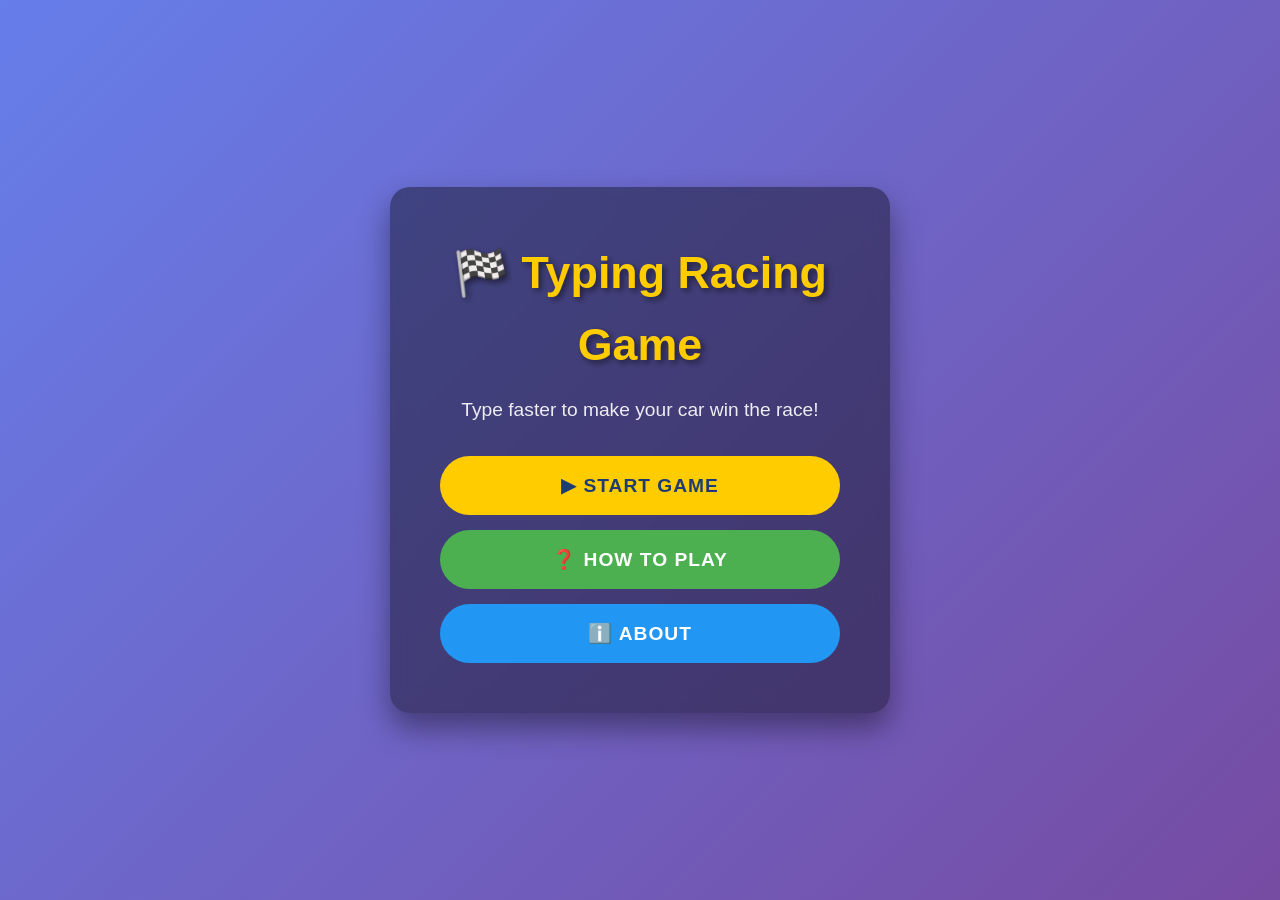
<file: index.html>
<!DOCTYPE html>
<html>
<head>
<title>Typing Racing Game</title>
<link rel="stylesheet" href="style.css">
</head>

<body class="menu">

<div class="menu-box">
    <h1>🏁 Typing Racing Game</h1>
    <p>Type faster to make your car win the race!</p>

    <div class="menu-buttons">
        <a href="game.html"><button class="menu-btn start-btn">▶ Start Game</button></a>
        <a href="howtoplay.html"><button class="menu-btn howto-btn">❓ How to Play</button></a>
        <a href="about.html"><button class="menu-btn about-btn">ℹ️ About</button></a>
    </div>
</div>

</body>
</html>
</file>
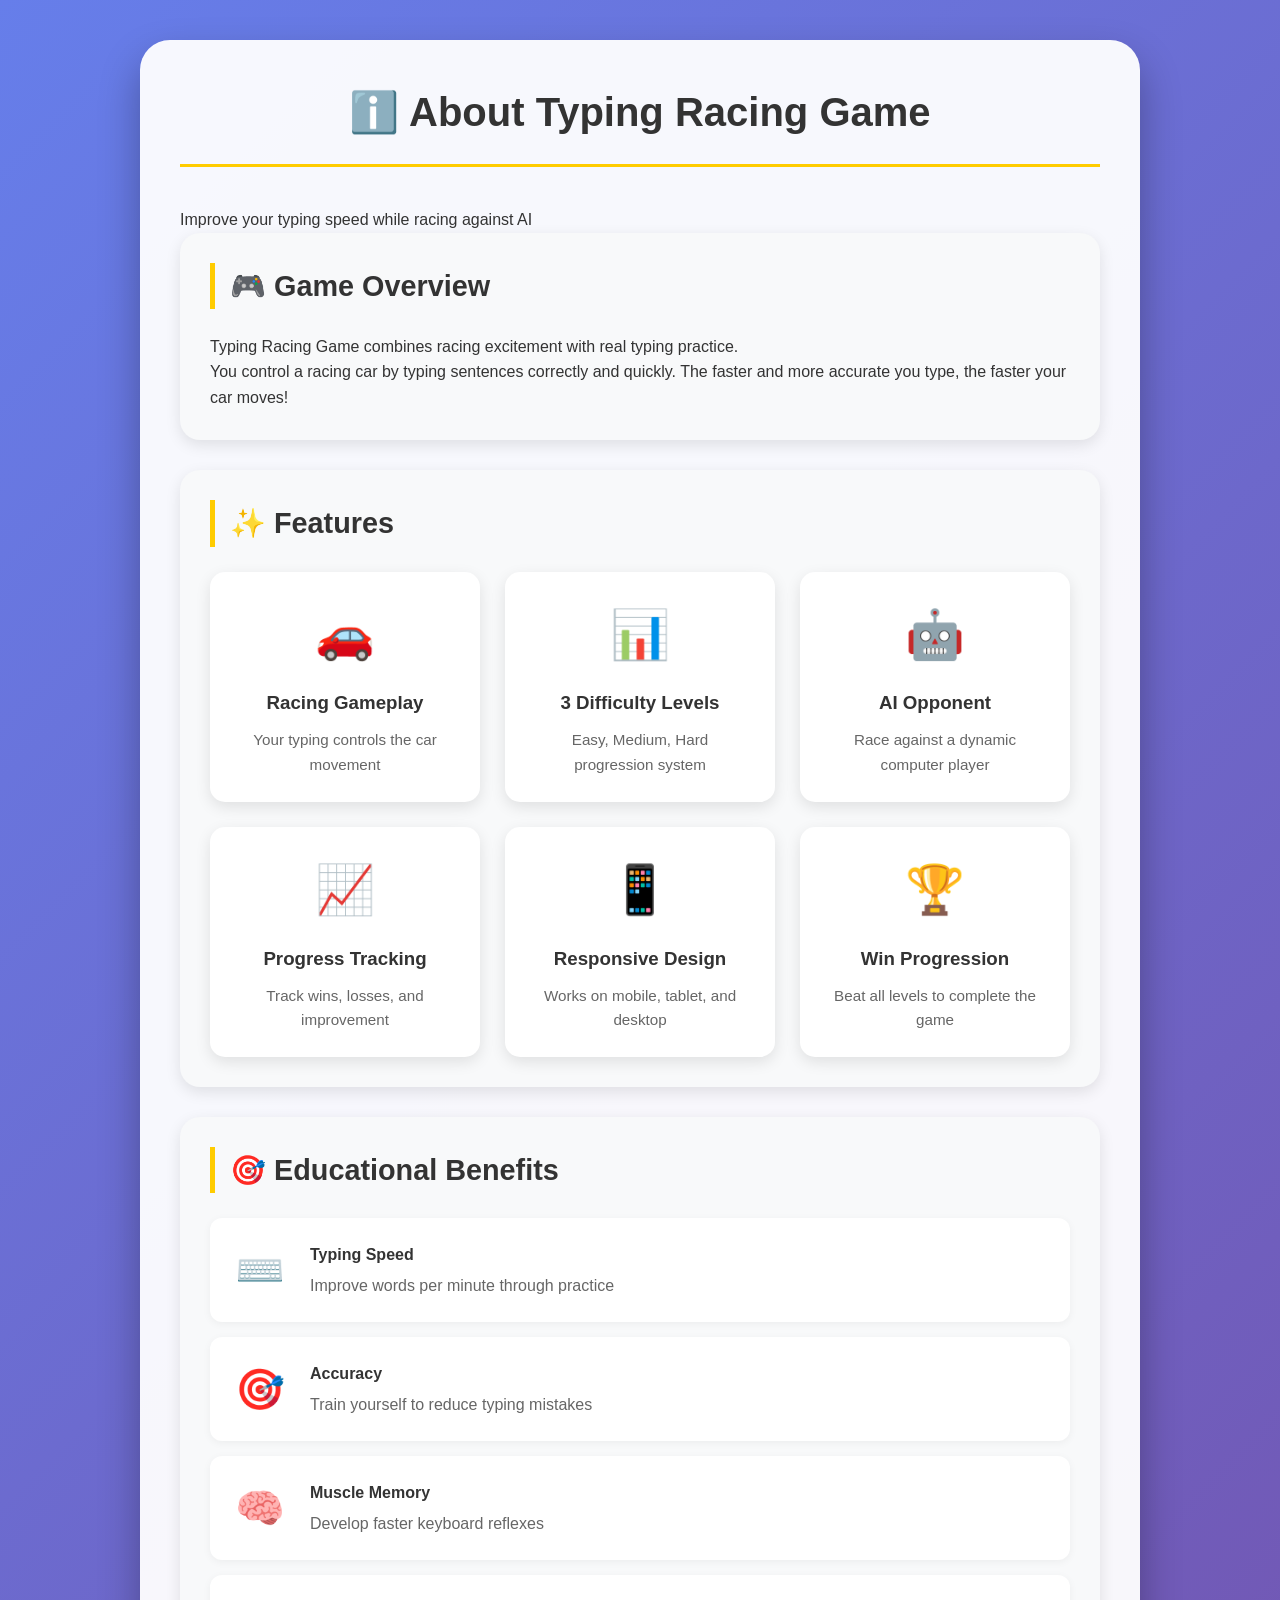
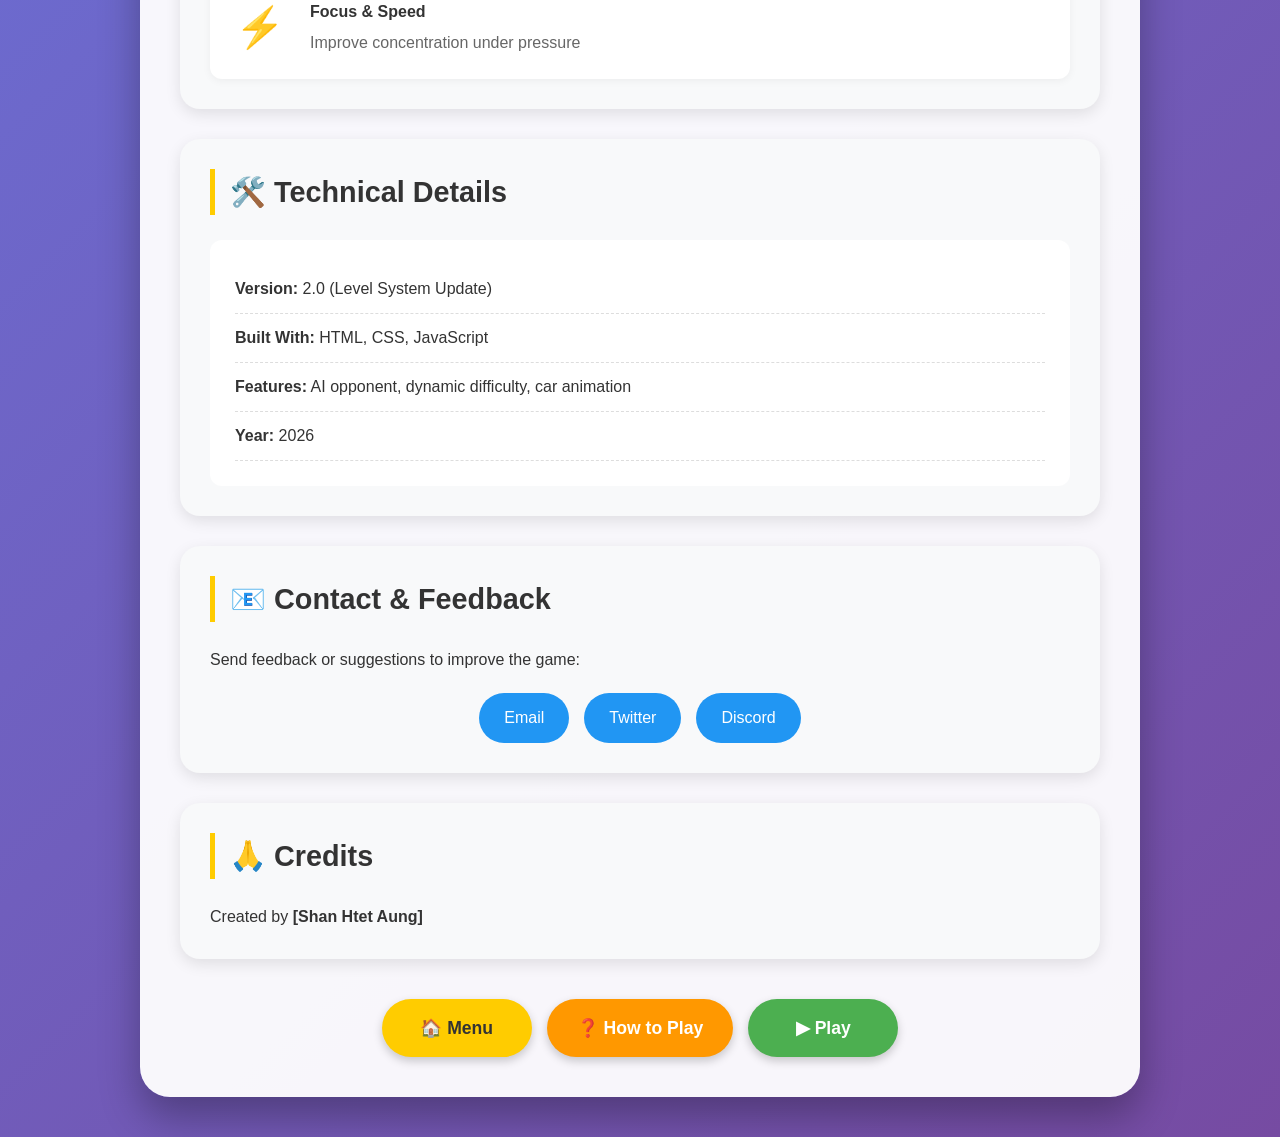
<file: about.html>
<!DOCTYPE html>
<html lang="en">
<head>
<meta charset="UTF-8">
<meta name="viewport" content="width=device-width, initial-scale=1.0">
<title>About - Typing Racing Game</title>
<link rel="stylesheet" href="style.css">
</head>

<body class="about-page">

<div class="info-container">

    <!-- HEADER -->
    <header class="page-header">
        <h1>ℹ️ About Typing Racing Game</h1>
        <p class="subtitle">
            Improve your typing speed while racing against AI
        </p>
    </header>

    <!-- GAME OVERVIEW -->
    <section class="info-section">
        <h2>🎮 Game Overview</h2>
        <p class="highlight-text">
            Typing Racing Game combines racing excitement with real typing practice.
        </p>
        <p>
            You control a racing car by typing sentences correctly and quickly.
            The faster and more accurate you type, the faster your car moves!
        </p>
    </section>

    <!-- FEATURES -->
    <section class="info-section">
        <h2>✨ Features</h2>

        <div class="features-grid">

            <div class="feature-item">
                <span class="feature-icon">🚗</span>
                <h3>Racing Gameplay</h3>
                <p>Your typing controls the car movement</p>
            </div>

            <div class="feature-item">
                <span class="feature-icon">📊</span>
                <h3>3 Difficulty Levels</h3>
                <p>Easy, Medium, Hard progression system</p>
            </div>

            <div class="feature-item">
                <span class="feature-icon">🤖</span>
                <h3>AI Opponent</h3>
                <p>Race against a dynamic computer player</p>
            </div>

            <div class="feature-item">
                <span class="feature-icon">📈</span>
                <h3>Progress Tracking</h3>
                <p>Track wins, losses, and improvement</p>
            </div>

            <div class="feature-item">
                <span class="feature-icon">📱</span>
                <h3>Responsive Design</h3>
                <p>Works on mobile, tablet, and desktop</p>
            </div>

            <div class="feature-item">
                <span class="feature-icon">🏆</span>
                <h3>Win Progression</h3>
                <p>Beat all levels to complete the game</p>
            </div>

        </div>
    </section>

    <!-- BENEFITS -->
    <section class="info-section">
        <h2>🎯 Educational Benefits</h2>

        <div class="benefits-list">

            <div class="benefit-item">
                <span class="benefit-icon">⌨️</span>
                <div>
                    <h4>Typing Speed</h4>
                    <p>Improve words per minute through practice</p>
                </div>
            </div>

            <div class="benefit-item">
                <span class="benefit-icon">🎯</span>
                <div>
                    <h4>Accuracy</h4>
                    <p>Train yourself to reduce typing mistakes</p>
                </div>
            </div>

            <div class="benefit-item">
                <span class="benefit-icon">🧠</span>
                <div>
                    <h4>Muscle Memory</h4>
                    <p>Develop faster keyboard reflexes</p>
                </div>
            </div>

            <div class="benefit-item">
                <span class="benefit-icon">⚡</span>
                <div>
                    <h4>Focus & Speed</h4>
                    <p>Improve concentration under pressure</p>
                </div>
            </div>

        </div>
    </section>

    <!-- TECH DETAILS -->
    <section class="info-section">
        <h2>🛠️ Technical Details</h2>

        <div class="tech-details">
            <p><strong>Version:</strong> 2.0 (Level System Update)</p>
            <p><strong>Built With:</strong> HTML, CSS, JavaScript</p>
            <p><strong>Features:</strong> AI opponent, dynamic difficulty, car animation</p>
            <p><strong>Year:</strong> 2026</p>
        </div>
    </section>

    <!-- CONTACT -->
    <section class="info-section">
        <h2>📧 Contact & Feedback</h2>
        <p>Send feedback or suggestions to improve the game:</p>

        <div class="contact-links">
            <a href="#" class="contact-link">Email</a>
            <a href="#" class="contact-link">Twitter</a>
            <a href="#" class="contact-link">Discord</a>
        </div>
    </section>

    <!-- CREDITS -->
    <section class="info-section">
        <h2>🙏 Credits</h2>
        <p>Created by <strong>[Shan Htet Aung]</strong></p>
    </section>

    <!-- NAVIGATION -->
    <div class="navigation-buttons">
        <a href="index.html" class="nav-btn home-btn">🏠 Menu</a>
        <a href="howtoplay.html" class="nav-btn howto-nav-btn">❓ How to Play</a>
        <a href="game.html" class="nav-btn play-btn">▶ Play</a>
    </div>

</div>

</body>
</html>
</file>
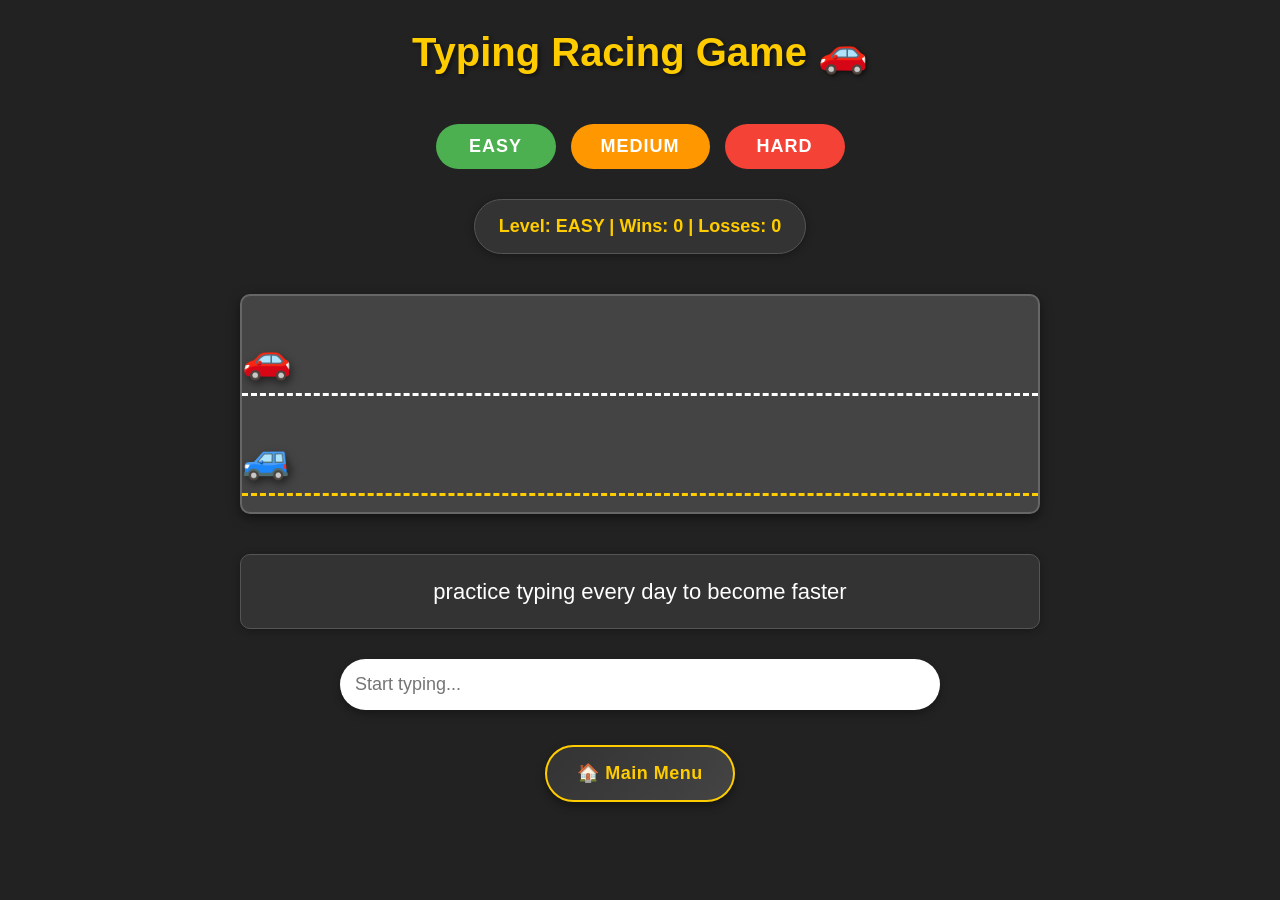
<file: game.html>
<!DOCTYPE html>
<html>
<head>
<title>Typing Race - Levels</title>
<link rel="stylesheet" href="style.css">
</head>

<body class="game">

<h1>Typing Racing Game 🚗</h1>


<!-- Level Selector -->
<div class="level-selector">
    <button onclick="setLevel('easy')" class="level-btn easy">Easy</button>
    <button onclick="setLevel('medium')" class="level-btn medium">Medium</button>
    <button onclick="setLevel('hard')" class="level-btn hard">Hard</button>
</div>

<!-- Score -->
<div class="score-display" id="currentLevel">
Level: EASY | Wins: 0 | Losses: 0
</div>

<div class="road">
    <div class="lane">
        <div id="playerCar" class="car">🚗</div>
    </div>

    <div class="lane">
        <div id="aiCar" class="car">🚙</div>
    </div>
</div>

<p id="sentence"></p>

<input id="input" placeholder="Start typing..." autocomplete="off">

<!-- END SCREEN -->
<div id="endScreen" class="end-screen">
    <h1 id="endMessage"></h1>

    <!-- NEXT LEVEL -->
    <div id="nextLevelContainer" style="display:none;">
        <button onclick="goToNextLevel()">⬆️ Next Level</button>
    </div>

    <!-- RESTART -->
    <button onclick="restartGame()">🔄 Restart Level</button>

   
</div>

<!-- MENU BUTTON -->
<div class="menu-button-container">
    <a href="index.html" class="main-menu-btn">
        🏠 Main Menu
    </a>
</div>

<script src="script.js"></script>

</body>
</html>
</file>
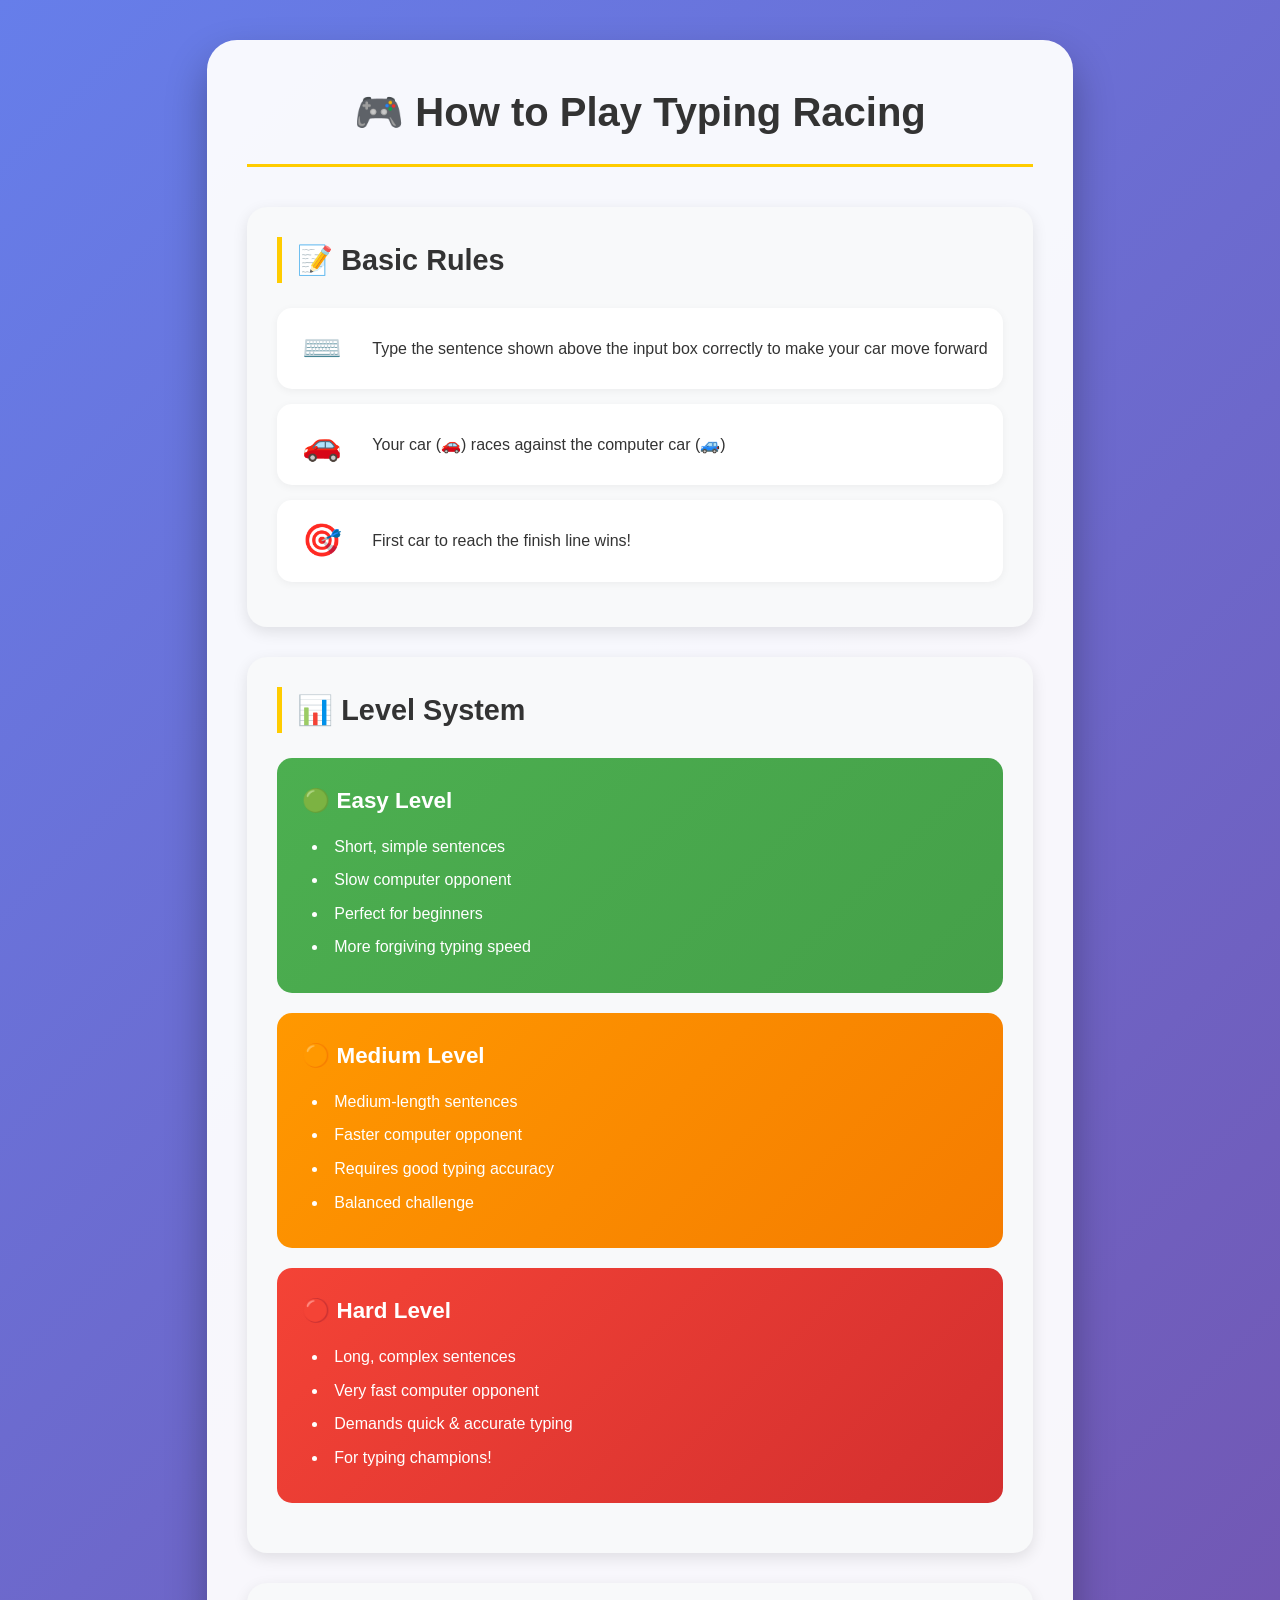
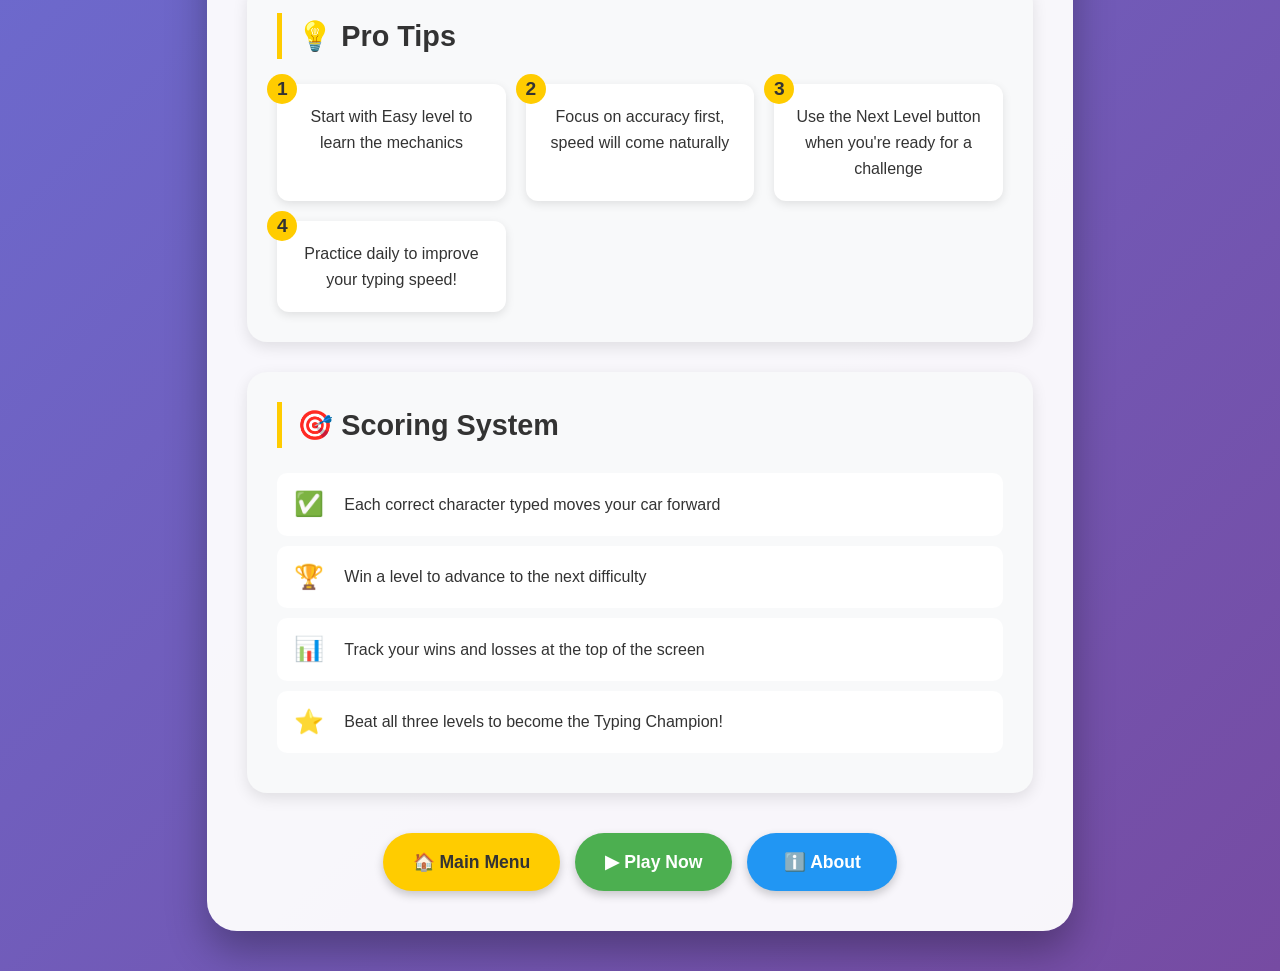
<file: howtoplay.html>
<!DOCTYPE html>
<html>
<head>
<title>How to Play - Typing Racing</title>
<link rel="stylesheet" href="style.css">
</head>

<body class="howto-page">

<div class="info-container">

<h1>🎮 How to Play Typing Racing</h1>

<div class="info-section">
    <h2>📝 Basic Rules</h2>
    <div class="rule-item">
        <span class="rule-icon">⌨️</span>
        <p>Type the sentence shown above the input box correctly to make your car move forward</p>
    </div>
    <div class="rule-item">
        <span class="rule-icon">🚗</span>
        <p>Your car (🚗) races against the computer car (🚙)</p>
    </div>
    <div class="rule-item">
        <span class="rule-icon">🎯</span>
        <p>First car to reach the finish line wins!</p>
    </div>
</div>

<div class="info-section">
    <h2>📊 Level System</h2>
    
    <div class="level-card easy">
        <h3>🟢 Easy Level</h3>
        <ul>
            <li>Short, simple sentences</li>
            <li>Slow computer opponent</li>
            <li>Perfect for beginners</li>
            <li>More forgiving typing speed</li>
        </ul>
    </div>
    
    <div class="level-card medium">
        <h3>🟠 Medium Level</h3>
        <ul>
            <li>Medium-length sentences</li>
            <li>Faster computer opponent</li>
            <li>Requires good typing accuracy</li>
            <li>Balanced challenge</li>
        </ul>
    </div>
    
    <div class="level-card hard">
        <h3>🔴 Hard Level</h3>
        <ul>
            <li>Long, complex sentences</li>
            <li>Very fast computer opponent</li>
            <li>Demands quick & accurate typing</li>
            <li>For typing champions!</li>
        </ul>
    </div>
</div>

<div class="info-section">
    <h2>💡 Pro Tips</h2>
    <div class="tip-grid">
        <div class="tip-item">
            <span class="tip-number">1</span>
            <p>Start with Easy level to learn the mechanics</p>
        </div>
        <div class="tip-item">
            <span class="tip-number">2</span>
            <p>Focus on accuracy first, speed will come naturally</p>
        </div>
        <div class="tip-item">
            <span class="tip-number">3</span>
            <p>Use the Next Level button when you're ready for a challenge</p>
        </div>
        <div class="tip-item">
            <span class="tip-number">4</span>
            <p>Practice daily to improve your typing speed!</p>
        </div>
    </div>
</div>

<div class="info-section">
    <h2>🎯 Scoring System</h2>
    <div class="scoring-item">
        <span class="score-icon">✅</span>
        <p>Each correct character typed moves your car forward</p>
    </div>
    <div class="scoring-item">
        <span class="score-icon">🏆</span>
        <p>Win a level to advance to the next difficulty</p>
    </div>
    <div class="scoring-item">
        <span class="score-icon">📊</span>
        <p>Track your wins and losses at the top of the screen</p>
    </div>
    <div class="scoring-item">
        <span class="score-icon">⭐</span>
        <p>Beat all three levels to become the Typing Champion!</p>
    </div>
</div>

<div class="navigation-buttons">
    <a href="index.html" class="nav-btn home-btn">🏠 Main Menu</a>
    <a href="game.html" class="nav-btn play-btn">▶ Play Now</a>
    <a href="about.html" class="nav-btn about-nav-btn">ℹ️ About</a>
</div>

</div>

</body>
</html>
</file>
<file: style.css>
/*  GLOBAL STYLES  */
* {
    margin: 0;
    padding: 0;
    box-sizing: border-box;
}

body {
    font-family: 'Arial', sans-serif;
    line-height: 1.6;
    color: #333;
}

/*  MENU PAGE  */
.menu {
    min-height: 100vh;
    display: flex;
    justify-content: center;
    align-items: center;
    background: linear-gradient(135deg, #667eea 0%, #764ba2 100%);
    color: white;
    margin: 0;
    padding: 20px;
}

.menu-box {
    background: rgba(0, 0, 0, 0.4);
    padding: 50px;
    border-radius: 20px;
    backdrop-filter: blur(10px);
    box-shadow: 0 15px 30px rgba(0, 0, 0, 0.4);
    text-align: center;
    max-width: 500px;
    width: 90%;
    animation: fadeIn 0.8s ease;
}

.menu-box h1 {
    font-size: 2.8em;
    margin-bottom: 15px;
    color: #ffcc00;
    text-shadow: 3px 3px 6px rgba(0, 0, 0, 0.5);
}

.menu-box p {
    font-size: 1.2em;
    margin-bottom: 30px;
    opacity: 0.9;
}

.menu-buttons {
    display: flex;
    flex-direction: column;
    gap: 15px;
}

.menu-btn {
    width: 100%;
    padding: 18px 30px;
    font-size: 1.2em;
    border: none;
    border-radius: 50px;
    cursor: pointer;
    transition: all 0.3s ease;
    font-weight: bold;
    text-transform: uppercase;
    letter-spacing: 1px;
    text-align: center;
}

.menu-btn:hover {
    transform: translateY(-3px);
    box-shadow: 0 10px 20px rgba(0, 0, 0, 0.3);
}

.start-btn {
    background: #ffcc00;
    color: #1e3c72;
}

.howto-btn {
    background: #4CAF50;
    color: white;
}

.about-btn {
    background: #2196F3;
    color: white;
}

/*  GAME PAGE  */
.game {
    background: #222;
    color: white;
    min-height: 100vh;
    padding: 20px;
    display: flex;
    flex-direction: column;
    align-items: center;
}

.game h1 {
    color: #ffcc00;
    font-size: 2.5em;
    margin-bottom: 20px;
    text-shadow: 2px 2px 4px rgba(0, 0, 0, 0.5);
    text-align: center;
    width: 100%;
}

/* Level Selector */
.level-selector {
    margin: 20px auto;
    display: flex;
    justify-content: center;
    gap: 15px;
    flex-wrap: wrap;
    width: 100%;
}

.level-btn {
    padding: 12px 30px;
    font-size: 18px;
    border: none;
    border-radius: 25px;
    cursor: pointer;
    font-weight: bold;
    transition: all 0.3s ease;
    text-transform: uppercase;
    letter-spacing: 1px;
    text-align: center;
    min-width: 120px;
}

.level-btn:hover {
    transform: translateY(-3px);
    box-shadow: 0 6px 12px rgba(0, 0, 0, 0.3);
}

.level-btn.easy {
    background: #4CAF50;
    color: white;
}

.level-btn.medium {
    background: #FF9800;
    color: white;
}

.level-btn.hard {
    background: #f44336;
    color: white;
}

/* Score Display */
.score-display {
    font-size: 18px;
    margin: 10px auto 20px;
    padding: 12px 24px;
    background: #333;
    border-radius: 30px;
    display: inline-block;
    color: #ffcc00;
    font-weight: bold;
    box-shadow: 0 2px 8px rgba(0, 0, 0, 0.3);
    text-align: center;
    border: 1px solid #555;
}

/* Racing Road */
.road {
    width: 80%;
    max-width: 800px;
    height: 220px;
    background: #444;
    margin: 20px auto;
    position: relative;
    border-radius: 10px;
    overflow: hidden;
    box-shadow: 0 4px 12px rgba(0, 0, 0, 0.5);
    border: 2px solid #666;
}

.lane {
    height: 100px;
    border-bottom: 3px dashed #fff;
    position: relative;
}

.lane:last-child {
    border-bottom: 3px dashed #ffcc00;
}

.car {
    font-size: 40px;
    position: absolute;
    left: 0;
    top: 30px;
    transition: left 0.05s linear;
    filter: drop-shadow(2px 4px 4px rgba(0, 0, 0, 0.5));
}

/* Sentence Display */
#sentence {
    font-size: 22px;
    margin: 20px auto;
    padding: 20px;
    background: #333;
    border-radius: 10px;
    max-width: 800px;
    width: 80%;
    line-height: 1.5;
    box-shadow: 0 2px 8px rgba(0, 0, 0, 0.3);
    text-align: center;
    color: #fff;
    border: 1px solid #555;
}

/* Input Field */
#input {
    padding: 15px;
    font-size: 18px;
    width: 60%;
    max-width: 600px;
    border-radius: 30px;
    border: none;
    margin: 10px auto 20px;
    display: block;
    background: #fff;
    box-shadow: 0 4px 8px rgba(0, 0, 0, 0.3);
    text-align: left;
}

#input:focus {
    outline: 3px solid #ffcc00;
}

#input:disabled {
    background: #ccc;
    cursor: not-allowed;
    opacity: 0.7;
}

/*  END SCREEN  */
.end-screen {
    display: none;
    margin: 30px auto;
    background: linear-gradient(135deg, #333, #444);
    padding: 40px;
    border-radius: 20px;
    width: 400px;
    max-width: 90%;
    border: 3px solid #ffcc00;
    box-shadow: 0 10px 30px rgba(0, 0, 0, 0.7);
    text-align: center;
}

#endMessage {
    font-size: 32px;
    margin-bottom: 25px;
    color: #ffcc00;
    text-shadow: 2px 2px 4px rgba(0, 0, 0, 0.5);
    font-weight: bold;
    text-align: center;
}

.end-screen-buttons {
    display: flex;
    gap: 15px;
    justify-content: center;
    margin-top: 20px;
    flex-wrap: wrap;
}

.end-screen button {
    padding: 15px 25px;
    font-size: 16px;
    border: none;
    border-radius: 50px;
    cursor: pointer;
    font-weight: bold;
    transition: all 0.3s ease;
    min-width: 140px;
    text-align: center;
}

.end-screen button:hover {
    transform: translateY(-3px);
    box-shadow: 0 6px 15px rgba(0, 0, 0, 0.3);
}

.end-screen a {
    text-decoration: none;
}

.end-screen button:first-of-type {
    background: #ffcc00;
    color: #333;
}

.end-screen button:last-of-type {
    background: #2196F3;
    color: white;
}

/* Next Level Button */
#nextLevelContainer {
    margin: 20px 0;
    width: 100%;
}

.next-level-btn {
    background: linear-gradient(135deg, #4CAF50, #45a049) !important;
    color: white !important;
    font-size: 20px !important;
    padding: 18px 35px !important;
    margin: 10px auto !important;
    display: inline-block !important;
    width: auto !important;
    min-width: 250px !important;
    animation: pulse 1.5s infinite !important;
    border: 2px solid #ffcc00 !important;
    border-radius: 50px !important;
    text-transform: uppercase !important;
    letter-spacing: 2px !important;
}

/*  HOW TO PLAY PAGE  */
.howto-page, .about-page {
    background: linear-gradient(135deg, #667eea 0%, #764ba2 100%);
    min-height: 100vh;
    padding: 40px 20px;
    margin: 0;
    display: flex;
    justify-content: center;
    align-items: center;
}

.info-container {
    max-width: 1000px;
    margin: 0 auto;
    background: rgba(255, 255, 255, 0.95);
    border-radius: 30px;
    padding: 40px;
    box-shadow: 0 20px 40px rgba(0, 0, 0, 0.3);
    animation: slideUp 0.6s ease;
}

.info-container h1 {
    text-align: center;
    color: #333;
    font-size: 2.5em;
    margin-bottom: 40px;
    border-bottom: 3px solid #ffcc00;
    padding-bottom: 20px;
}

.info-section {
    background: #f8f9fa;
    border-radius: 20px;
    padding: 30px;
    margin-bottom: 30px;
    box-shadow: 0 5px 15px rgba(0, 0, 0, 0.1);
    text-align: left;
}

.info-section h2 {
    color: #333;
    margin-bottom: 25px;
    font-size: 1.8em;
    border-left: 5px solid #ffcc00;
    padding-left: 15px;
    text-align: left;
}

.rule-item {
    display: flex;
    align-items: center;
    gap: 20px;
    padding: 15px;
    background: white;
    border-radius: 15px;
    margin-bottom: 15px;
    box-shadow: 0 2px 8px rgba(0, 0, 0, 0.05);
    text-align: left;
}

.rule-icon {
    font-size: 2em;
    min-width: 60px;
    text-align: center;
}

/* Level Cards */
.level-card {
    padding: 25px;
    border-radius: 15px;
    margin-bottom: 20px;
    color: white;
    text-align: left;
}

.level-card.easy {
    background: linear-gradient(135deg, #4CAF50, #45a049);
}

.level-card.medium {
    background: linear-gradient(135deg, #FF9800, #F57C00);
}

.level-card.hard {
    background: linear-gradient(135deg, #f44336, #d32f2f);
}

.level-card h3 {
    margin-bottom: 15px;
    font-size: 1.4em;
    text-align: left;
}

.level-card ul {
    list-style-position: inside;
    margin-left: 10px;
    text-align: left;
}

.level-card li {
    margin: 8px 0;
    text-align: left;
}

/* Tip Grid */
.tip-grid {
    display: grid;
    grid-template-columns: repeat(auto-fit, minmax(200px, 1fr));
    gap: 20px;
}

.tip-item {
    background: white;
    padding: 20px;
    border-radius: 12px;
    text-align: center;
    position: relative;
    box-shadow: 0 3px 10px rgba(0, 0, 0, 0.1);
}

.tip-number {
    position: absolute;
    top: -10px;
    left: -10px;
    width: 30px;
    height: 30px;
    background: #ffcc00;
    color: #333;
    border-radius: 50%;
    display: flex;
    align-items: center;
    justify-content: center;
    font-weight: bold;
    font-size: 1.2em;
}

/* Scoring Items */
.scoring-item {
    display: flex;
    align-items: center;
    gap: 15px;
    padding: 12px;
    background: white;
    border-radius: 10px;
    margin-bottom: 10px;
    text-align: left;
}

.score-icon {
    font-size: 1.5em;
    min-width: 40px;
    text-align: center;
}

/* About Page Features */
.features-grid {
    display: grid;
    grid-template-columns: repeat(auto-fit, minmax(250px, 1fr));
    gap: 25px;
}

.feature-item {
    background: white;
    padding: 25px;
    border-radius: 15px;
    text-align: center;
    transition: transform 0.3s ease;
    box-shadow: 0 5px 15px rgba(0, 0, 0, 0.1);
}

.feature-item:hover {
    transform: translateY(-5px);
}

.feature-icon {
    font-size: 3em;
    display: block;
    margin-bottom: 15px;
}

.feature-item h3 {
    margin-bottom: 10px;
    color: #333;
    text-align: center;
}

.feature-item p {
    color: #666;
    font-size: 0.95em;
    text-align: center;
}

/* Benefits List */
.benefits-list {
    display: flex;
    flex-direction: column;
    gap: 15px;
}

.benefit-item {
    display: flex;
    align-items: center;
    gap: 20px;
    background: white;
    padding: 20px;
    border-radius: 12px;
    box-shadow: 0 2px 8px rgba(0, 0, 0, 0.05);
    text-align: left;
}

.benefit-icon {
    font-size: 2.5em;
    min-width: 60px;
    text-align: center;
}

.benefit-item h4 {
    color: #333;
    margin-bottom: 5px;
    text-align: left;
}

.benefit-item p {
    color: #666;
    text-align: left;
}

/* Tech Details */
.tech-details {
    background: white;
    padding: 25px;
    border-radius: 12px;
    line-height: 2;
    text-align: left;
}

.tech-details p {
    border-bottom: 1px dashed #ddd;
    padding: 8px 0;
    text-align: left;
}

/* Contact Links */
.contact-links {
    display: flex;
    gap: 15px;
    justify-content: center;
    margin-top: 20px;
    flex-wrap: wrap;
}

.contact-link {
    padding: 12px 25px;
    background: #2196F3;
    color: white;
    text-decoration: none;
    border-radius: 25px;
    transition: all 0.3s ease;
    text-align: center;
}

.contact-link:hover {
    transform: translateY(-2px);
    box-shadow: 0 5px 15px rgba(33, 150, 243, 0.4);
}

/* Navigation Buttons */
.navigation-buttons {
    display: flex;
    gap: 15px;
    justify-content: center;
    margin-top: 40px;
    flex-wrap: wrap;
}

.nav-btn {
    padding: 15px 30px;
    border-radius: 30px;
    text-decoration: none;
    font-weight: bold;
    transition: all 0.3s ease;
    font-size: 1.1em;
    box-shadow: 0 4px 10px rgba(0, 0, 0, 0.2);
    text-align: center;
    min-width: 150px;
}

.nav-btn:hover {
    transform: translateY(-3px);
    box-shadow: 0 6px 15px rgba(0, 0, 0, 0.3);
}

.home-btn {
    background: #ffcc00;
    color: #333;
}

.play-btn {
    background: #4CAF50;
    color: white;
}

.howto-nav-btn {
    background: #FF9800;
    color: white;
}

.about-nav-btn {
    background: #2196F3;
    color: white;
}

/*  ANIMATIONS  */
@keyframes fadeIn {
    from {
        opacity: 0;
        transform: translateY(20px);
    }
    to {
        opacity: 1;
        transform: translateY(0);
    }
}

@keyframes slideUp {
    from {
        opacity: 0;
        transform: translateY(50px);
    }
    to {
        opacity: 1;
        transform: translateY(0);
    }
}

@keyframes pulse {
    0% { transform: scale(1); }
    50% { transform: scale(1.05); }
    100% { transform: scale(1); }
}

@keyframes confetti-fall {
    to {
        transform: translateY(100vh) rotate(720deg);
    }
}

/*  CONFetti  */
.confetti {
    position: fixed;
    width: 10px;
    height: 10px;
    background: #f00;
    top: -10px;
    animation: confetti-fall 3s linear forwards;
    z-index: 1000;
}

/*  RESPONSIVE DESIGN  */
@media (max-width: 768px) {
    .info-container {
        padding: 20px;
    }
    
    .info-container h1 {
        font-size: 2em;
    }
    
    .features-grid {
        grid-template-columns: 1fr;
    }
    
    .tip-grid {
        grid-template-columns: 1fr;
    }
    
    .navigation-buttons {
        flex-direction: column;
        align-items: center;
    }
    
    .nav-btn {
        width: 100%;
        text-align: center;
    }
    
    .menu-box h1 {
        font-size: 2em;
    }
    
    .game h1 {
        font-size: 2em;
    }
    
    #sentence {
        width: 95%;
        font-size: 18px;
    }
    
    #input {
        width: 90%;
    }
    
    .end-screen {
        width: 95%;
        padding: 30px 20px;
    }
    
    .end-screen-buttons {
        flex-direction: column;
        align-items: center;
    }
    
    .end-screen button {
        width: 100%;
        max-width: 250px;
    }
    
    .next-level-btn {
        min-width: 200px !important;
        font-size: 16px !important;
        padding: 15px 25px !important;
    }
}

@media (max-width: 480px) {
    .menu-box {
        padding: 30px 20px;
    }
    
    .menu-btn {
        padding: 15px 20px;
        font-size: 1em;
    }
    
    .benefit-item {
        flex-direction: column;
        text-align: center;
    }
    
    .benefit-item h4,
    .benefit-item p {
        text-align: center;
    }
    
    .rule-item {
        flex-direction: column;
        text-align: center;
    }
    
    .scoring-item {
        flex-direction: column;
        text-align: center;
    }
    
    .level-selector {
        flex-direction: column;
        align-items: center;
    }
    
    .level-btn {
        width: 200px;
    }
    
    .score-display {
        font-size: 14px;
        padding: 10px 15px;
    }
}

#endMessage:contains("COMPUTER WINS") {
    color: #f44336;
}

/*   MAIN MENU BUTTON  */
.menu-button-container {
    width: 100%;
    margin: 0 auto 20px auto;
    padding: 15px 0 5px 0;
    text-align: center; /* This centers the button */
    display: flex;
    justify-content: center;
    align-items: center;
}

.main-menu-btn {
    display: inline-flex;
    align-items: center;
    justify-content: center;
    gap: 10px;
    padding: 12px 30px;
    background: linear-gradient(135deg, #333, #444);
    color: #ffcc00;
    text-decoration: none;
    border-radius: 50px;
    font-weight: bold;
    font-size: 18px;
    border: 2px solid #ffcc00;
    transition: all 0.3s ease;
    box-shadow: 0 4px 10px rgba(0, 0, 0, 0.4);
    letter-spacing: 0.5px;
    min-width: 180px; 
}

.main-menu-btn:hover {
    background: linear-gradient(135deg, #ffcc00, #ffdb4d);
    color: #222;
    transform: translateY(-3px) scale(1.05);
    box-shadow: 0 8px 20px rgba(255, 204, 0, 0.6);
    border-color: #fff;
}

.main-menu-btn:active {
    transform: translateY(-1px) scale(1.02);
}

.menu-icon {
    font-size: 22px;
    filter: drop-shadow(0 2px 2px rgba(0, 0, 0, 0.3));
}






.main-menu-btn {
    animation: fadeInDown 0.6s ease;
}
</file>
